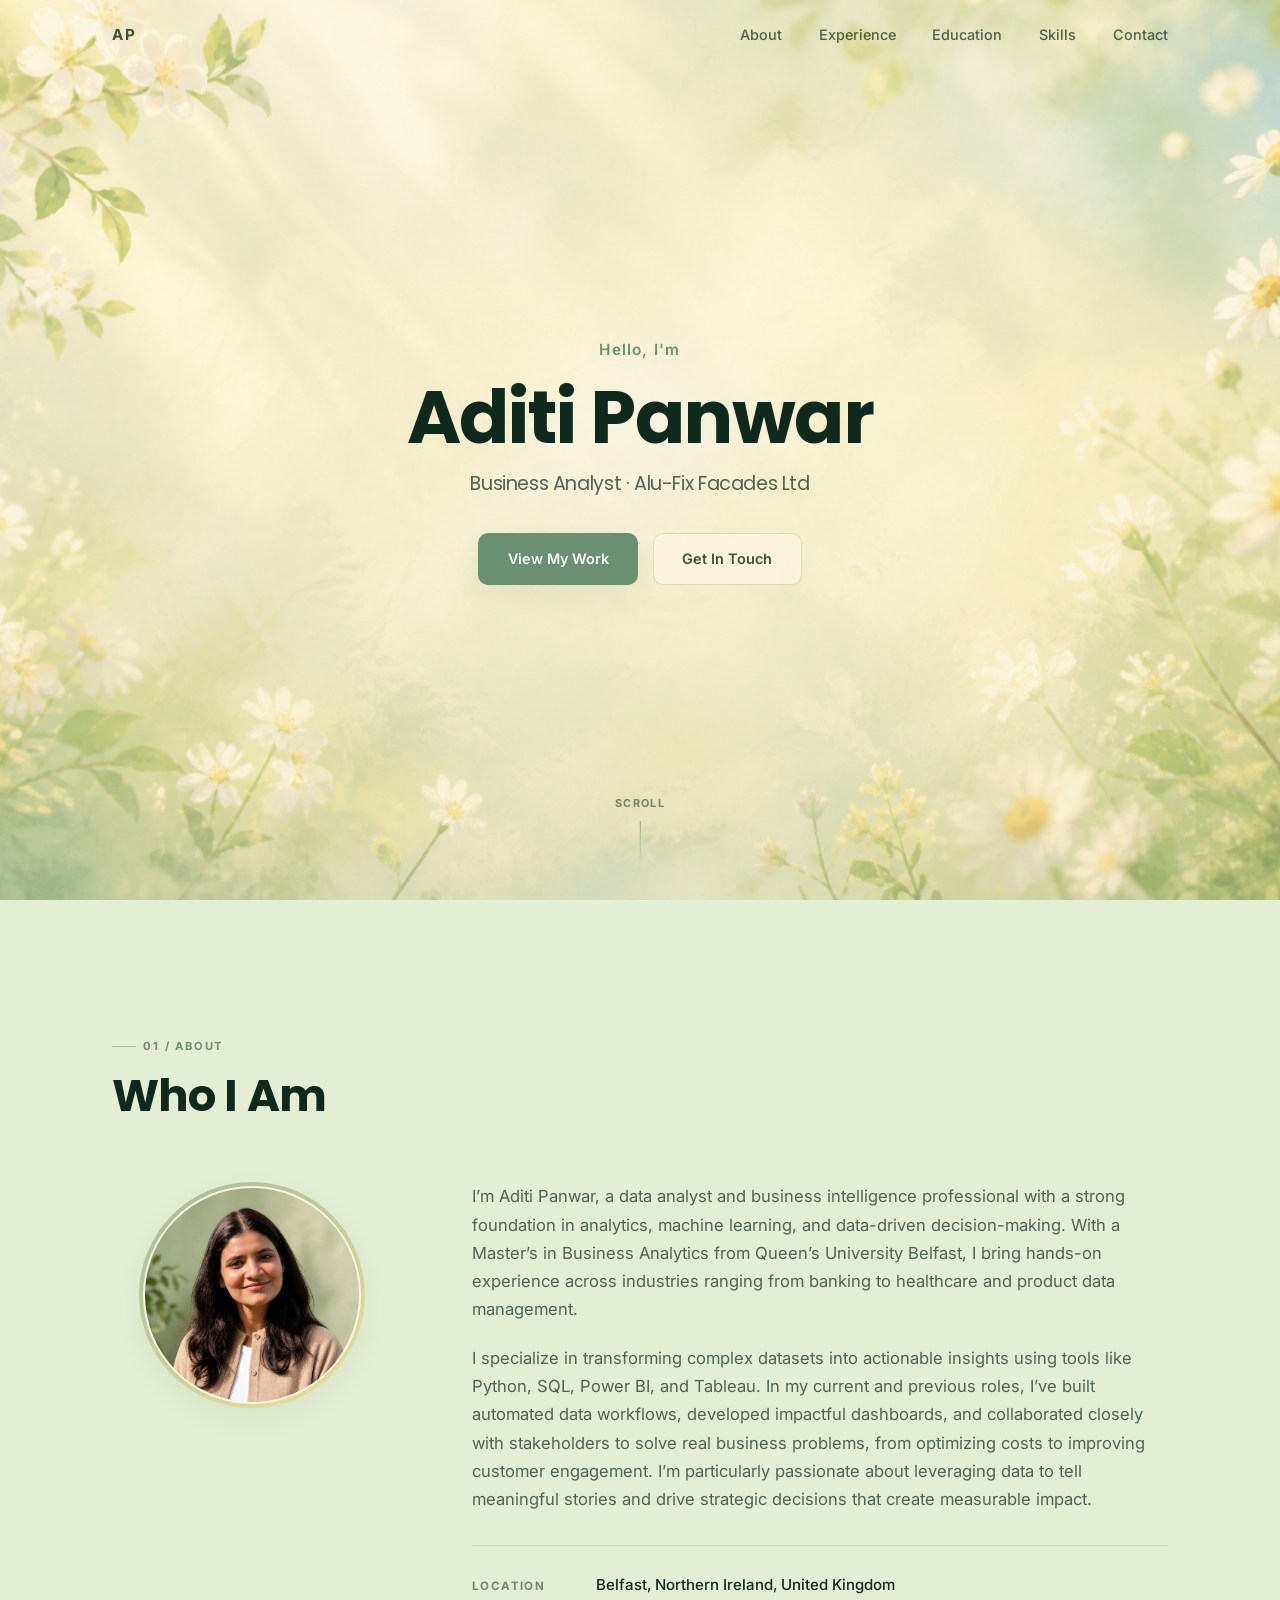
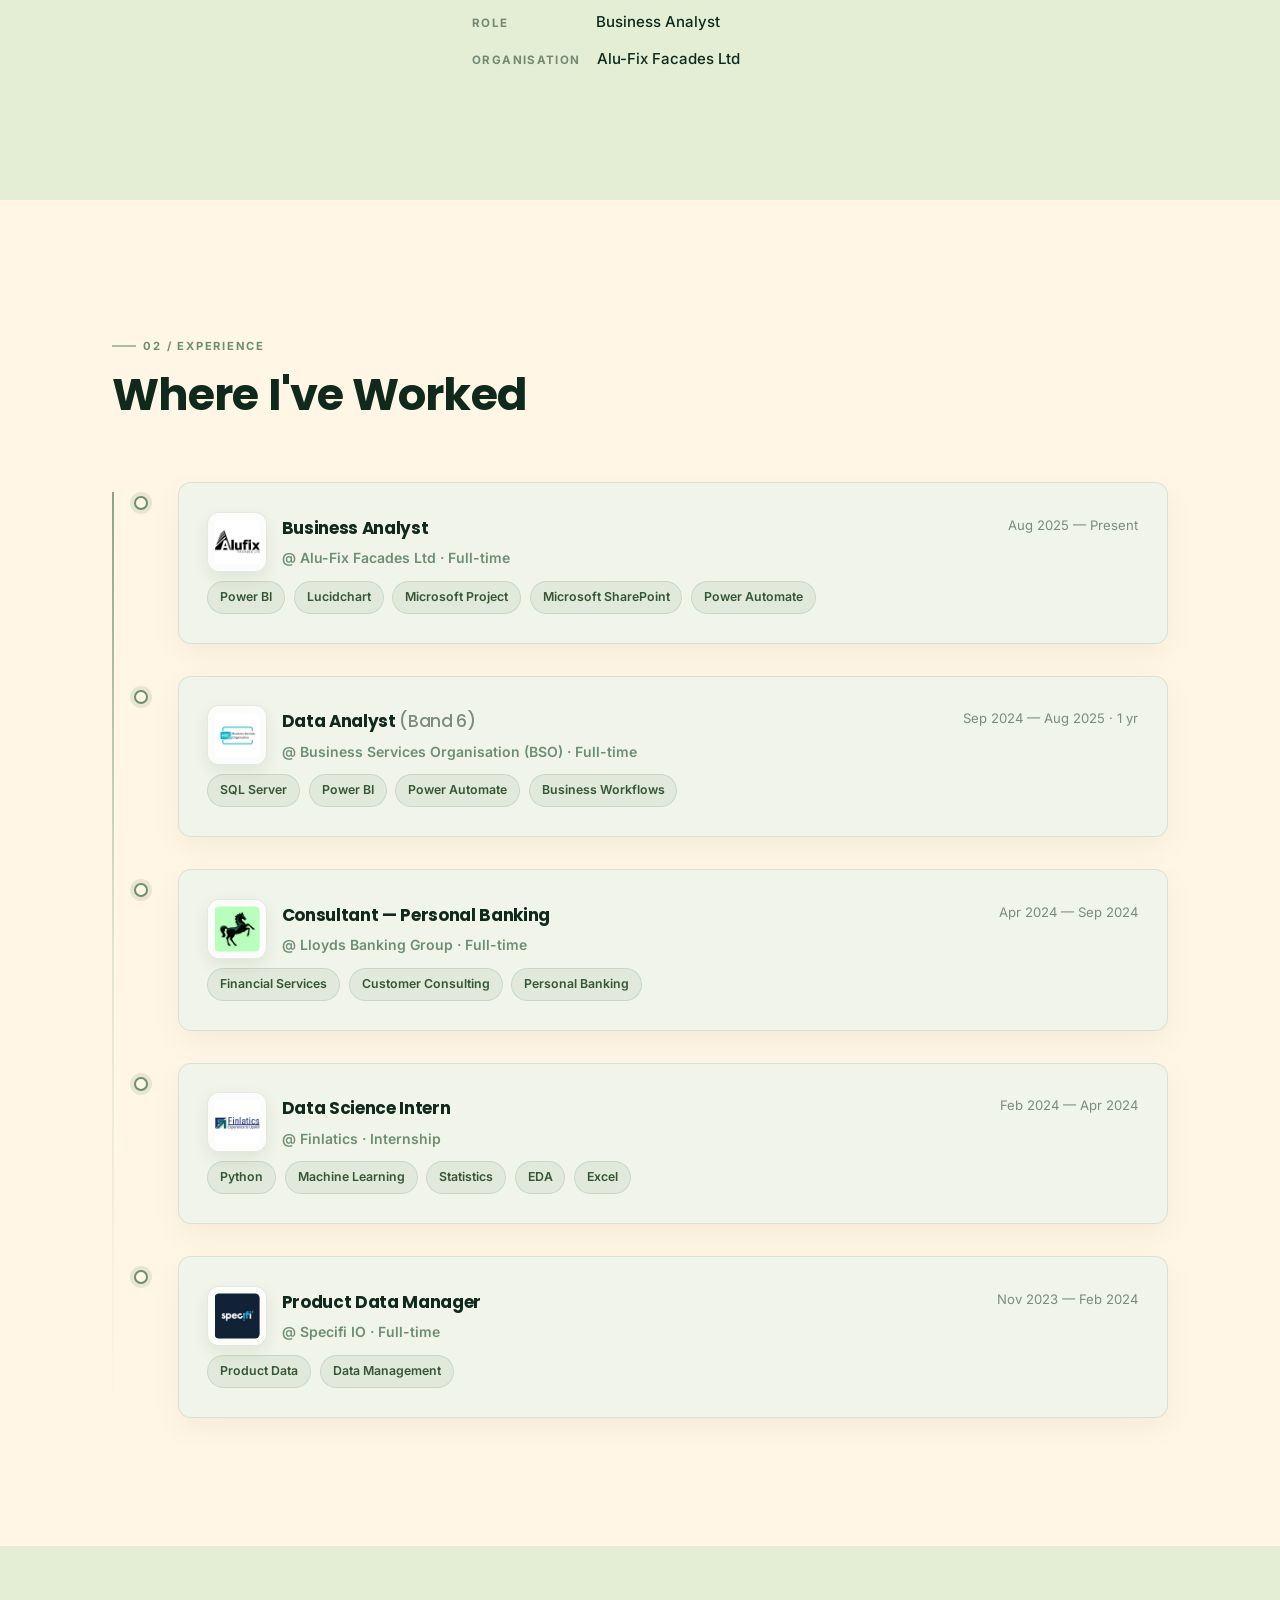
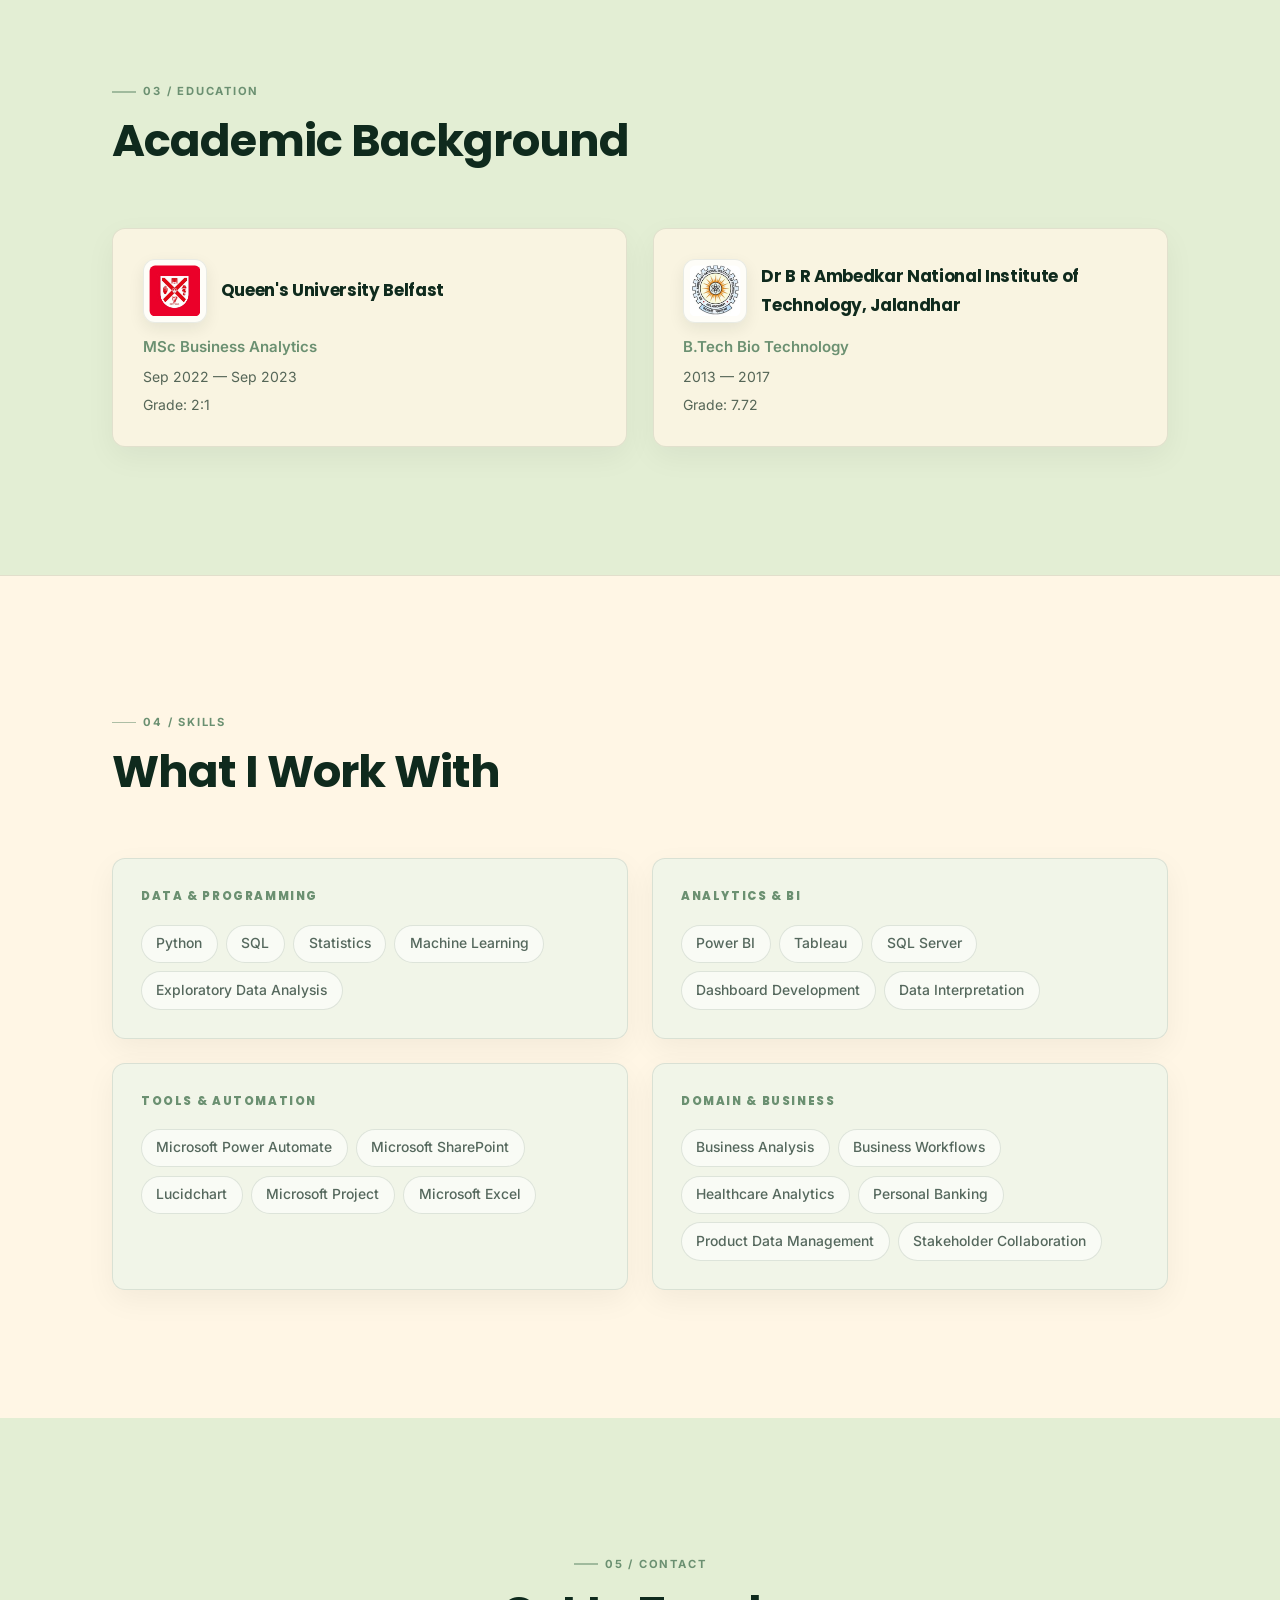
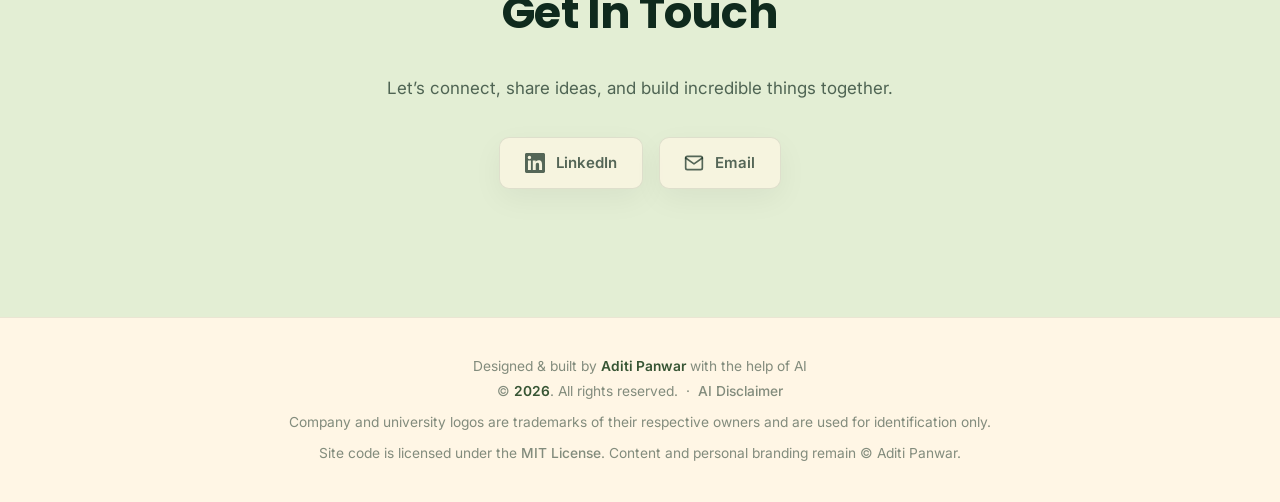
<file: index.html>
<!DOCTYPE html>
<html lang="en">
<head>
  <meta charset="UTF-8" />
  <meta name="viewport" content="width=device-width, initial-scale=1.0" />
  <title>Aditi Panwar — Business Analyst</title>
  <meta name="description" content="Personal portfolio of Aditi Panwar, a business analyst." />

  <!-- Fonts: Poppins (headings) + Inter (body) -->
  <link rel="preconnect" href="https://fonts.googleapis.com" />
  <link rel="preconnect" href="https://fonts.gstatic.com" crossorigin />
  <link href="https://fonts.googleapis.com/css2?family=Inter:wght@400;500;600;700&family=Poppins:wght@500;600;700&display=swap" rel="stylesheet" />

  <link rel="stylesheet" href="style.css" />
</head>
<body>

  <!-- ============================================================
       NAVIGATION
  ============================================================ -->
  <nav id="navbar" aria-label="Primary navigation">
    <div class="nav-container">
      <a href="#home" class="nav-logo" aria-label="Home"><span data-var="initials"></span></a>

      <ul class="nav-links" id="nav-links" role="list">
        <li><a href="#about">About</a></li>
        <li><a href="#experience">Experience</a></li>
        <li><a href="#education">Education</a></li>
        <li><a href="#skills">Skills</a></li>
        <li><a href="#contact">Contact</a></li>
      </ul>

      <button class="nav-toggle" id="nav-toggle" aria-label="Toggle navigation menu" aria-expanded="false">
        <span></span>
        <span></span>
        <span></span>
      </button>
    </div>
  </nav>

  <!-- ============================================================
       HERO
  ============================================================ -->
  <section id="home" class="hero">
    <!-- Subtle floral atmosphere -->
    <div class="hero-bloom" aria-hidden="true"></div>
    <div class="hero-overlay" aria-hidden="true"></div>

    <div class="hero-content">
      <p class="hero-greeting">Hello, I'm</p>
      <h2 class="hero-name"><span data-var="name"></span></h2>
      <h3 class="hero-title"><span data-var="role"></span> · <span data-var="org"></span></h3>
      <div class="hero-actions">
        <a href="#experience" class="btn btn-primary">View My Work</a>
        <a href="#contact" class="btn btn-outline">Get In Touch</a>
      </div>
    </div>

    <!-- Animated scroll cue -->
    <div class="scroll-cue" aria-hidden="true">
      <span>Scroll</span>
      <div class="scroll-line"></div>
    </div>
  </section>

  <!-- ============================================================
       ABOUT
  ============================================================ -->
  <section id="about" class="about">
    <div class="container">
      <header class="section-header reveal">
        <span class="section-label">01 / About</span>
        <h2 class="section-title">Who I Am</h2>
      </header>

      <div class="about-layout">
        <!-- Avatar -->
        <div class="about-avatar reveal">
          <div class="avatar-ring">
            <div class="avatar-inner">
              <div class="avatar-photo-wrap" data-protected-media>
                <img
                  src="public/aditi_photo.png"
                  alt="Portrait of Aditi Panwar"
                  class="avatar-photo"
                  loading="lazy"
                  draggable="false"
                  oncontextmenu="return false"
                />
              </div>
            </div>
          </div>
        </div>

        <!-- Text -->
        <div class="about-text reveal">
          <p>
            I’m Aditi Panwar, a data analyst and business intelligence professional with a strong foundation in analytics, machine learning, and data-driven decision-making. With a Master’s in Business Analytics from Queen’s University Belfast, I bring hands-on experience across industries ranging from banking to healthcare and product data management.
          </p>
          <p>
            I specialize in transforming complex datasets into actionable insights using tools like Python, SQL, Power BI, and Tableau. In my current and previous roles, I’ve built automated data workflows, developed impactful dashboards, and collaborated closely with stakeholders to solve real business problems, from optimizing costs to improving customer engagement. I’m particularly passionate about leveraging data to tell meaningful stories and drive strategic decisions that create measurable impact.
          </p>

          <dl class="about-details">
            <div class="detail-row">
              <dt>Location</dt>
              <dd><span data-var="location"></span></dd>
            </div>
            <div class="detail-row">
              <dt>Role</dt>
              <dd><span data-var="role"></span></dd>
            </div>
            <div class="detail-row">
              <dt>Organisation</dt>
              <dd><span data-var="org"></span></dd>
            </div>
          </dl>
        </div>
      </div>
    </div>
  </section>

  <!-- ============================================================
       EXPERIENCE
  ============================================================ -->
  <section id="experience" class="experience">
    <div class="container">
      <header class="section-header reveal">
        <span class="section-label">02 / Experience</span>
        <h2 class="section-title">Where I've Worked</h2>
      </header>

      <ol class="timeline" role="list">

        <!-- Job 1 — Alu-Fix Facades -->
        <li class="timeline-item">
          <div class="timeline-dot" aria-hidden="true"></div>
          <article class="timeline-card">
            <div class="timeline-meta">
              <div class="timeline-company-row">
                <img
                  src="public/alu_fix_uk_ltd_logo.jpeg"
                  alt="Alu-Fix Facades Ltd logo"
                  class="timeline-logo"
                  loading="lazy"
                />
                <div>
                  <h3 class="timeline-role">Business Analyst</h3>
                  <span class="timeline-company">@ Alu-Fix Facades Ltd · Full-time</span>
                </div>
              </div>
              <time class="timeline-period">Aug 2025 — Present</time>
            </div>
            <div class="tag-row">
              <span class="tag">Power BI</span>
              <span class="tag">Lucidchart</span>
              <span class="tag">Microsoft Project</span>
              <span class="tag">Microsoft SharePoint</span>
              <span class="tag">Power Automate</span>
            </div>
          </article>
        </li>

        <!-- Job 2 — BSO -->
        <li class="timeline-item">
          <div class="timeline-dot" aria-hidden="true"></div>
          <article class="timeline-card">
            <div class="timeline-meta">
              <div class="timeline-company-row">
                <img
                  src="public/bso_logo.jpeg"
                  alt="Business Services Organisation logo"
                  class="timeline-logo"
                  loading="lazy"
                />
                <div>
                  <h3 class="timeline-role">Data Analyst <span style="font-weight:500;color:var(--text-muted)">(Band 6)</span></h3>
                  <span class="timeline-company">@ Business Services Organisation (BSO) · Full-time</span>
                </div>
              </div>
              <time class="timeline-period">Sep 2024 — Aug 2025 · 1 yr</time>
            </div>
            <div class="tag-row">
              <span class="tag">SQL Server</span>
              <span class="tag">Power BI</span>
              <span class="tag">Power Automate</span>
              <span class="tag">Business Workflows</span>
            </div>
          </article>
        </li>

        <!-- Job 3 — Lloyds Banking Group -->
        <li class="timeline-item">
          <div class="timeline-dot" aria-hidden="true"></div>
          <article class="timeline-card">
            <div class="timeline-meta">
              <div class="timeline-company-row">
                <img
                  src="public/lloyds_banking_group_logo.jpeg"
                  alt="Lloyds Banking Group logo"
                  class="timeline-logo"
                  loading="lazy"
                />
                <div>
                  <h3 class="timeline-role">Consultant — Personal Banking</h3>
                  <span class="timeline-company">@ Lloyds Banking Group · Full-time</span>
                </div>
              </div>
              <time class="timeline-period">Apr 2024 — Sep 2024</time>
            </div>
            <div class="tag-row">
              <span class="tag">Financial Services</span>
              <span class="tag">Customer Consulting</span>
              <span class="tag">Personal Banking</span>
            </div>
          </article>
        </li>

        <!-- Job 4 — Finlatics -->
        <li class="timeline-item">
          <div class="timeline-dot" aria-hidden="true"></div>
          <article class="timeline-card">
            <div class="timeline-meta">
              <div class="timeline-company-row">
                <img
                  src="public/fincrux_enabling_insights_logo.jpeg"
                  alt="Finlatics logo"
                  class="timeline-logo"
                  loading="lazy"
                />
                <div>
                  <h3 class="timeline-role">Data Science Intern</h3>
                  <span class="timeline-company">@ Finlatics · Internship</span>
                </div>
              </div>
              <time class="timeline-period">Feb 2024 — Apr 2024</time>
            </div>
            <div class="tag-row">
              <span class="tag">Python</span>
              <span class="tag">Machine Learning</span>
              <span class="tag">Statistics</span>
              <span class="tag">EDA</span>
              <span class="tag">Excel</span>
            </div>
          </article>
        </li>

        <!-- Job 5 — Specifi IO -->
        <li class="timeline-item">
          <div class="timeline-dot" aria-hidden="true"></div>
          <article class="timeline-card">
            <div class="timeline-meta">
              <div class="timeline-company-row">
                <img
                  src="public/specifi_logo.jpeg"
                  alt="Specifi IO logo"
                  class="timeline-logo"
                  loading="lazy"
                />
                <div>
                  <h3 class="timeline-role">Product Data Manager</h3>
                  <span class="timeline-company">@ Specifi IO · Full-time</span>
                </div>
              </div>
              <time class="timeline-period">Nov 2023 — Feb 2024</time>
            </div>
            <div class="tag-row">
              <span class="tag">Product Data</span>
              <span class="tag">Data Management</span>
            </div>
          </article>
        </li>

      </ol>
    </div>
  </section>

  <!-- ============================================================
       EDUCATION
  ============================================================ -->
  <section id="education" class="education">
    <div class="container">
      <header class="section-header reveal">
        <span class="section-label">03 / Education</span>
        <h2 class="section-title">Academic Background</h2>
      </header>

      <div class="education-grid">
        <article class="education-card reveal">
          <div class="education-head">
            <img
              src="public/queens_university_belfast_logo.jpeg"
              alt="Queen's University Belfast logo"
              class="education-logo"
              loading="lazy"
            />
            <h3 class="education-school">Queen's University Belfast</h3>
          </div>
          <p class="education-degree">MSc Business Analytics</p>
          <p class="education-meta">Sep 2022 — Sep 2023</p>
          <p class="education-grade">Grade: 2:1</p>
        </article>

        <article class="education-card reveal">
          <div class="education-head">
            <img
              src="public/dr_b_r_ambedkar_national_institute_of_technology_jalandhar_official_logo.jpeg"
              alt="Dr B R Ambedkar National Institute of Technology, Jalandhar logo"
              class="education-logo"
              loading="lazy"
            />
            <h3 class="education-school">Dr B R Ambedkar National Institute of Technology, Jalandhar</h3>
          </div>
          <p class="education-degree">B.Tech Bio Technology</p>
          <p class="education-meta">2013 — 2017</p>
          <p class="education-grade">Grade: 7.72</p>
        </article>
      </div>
    </div>
  </section>

  <!-- ============================================================
       SKILLS
  ============================================================ -->
  <section id="skills" class="skills">
    <div class="container">
      <header class="section-header reveal">
        <span class="section-label">04 / Skills</span>
        <h2 class="section-title">What I Work With</h2>
      </header>

      <div class="skills-grid">

        <div class="skill-card reveal">
          <h3 class="skill-category">Data &amp; Programming</h3>
          <div class="skill-tags">
            <span class="skill-tag">Python</span>
            <span class="skill-tag">SQL</span>
            <span class="skill-tag">Statistics</span>
            <span class="skill-tag">Machine Learning</span>
            <span class="skill-tag">Exploratory Data Analysis</span>
          </div>
        </div>

        <div class="skill-card reveal">
          <h3 class="skill-category">Analytics &amp; BI</h3>
          <div class="skill-tags">
            <span class="skill-tag">Power BI</span>
            <span class="skill-tag">Tableau</span>
            <span class="skill-tag">SQL Server</span>
            <span class="skill-tag">Dashboard Development</span>
            <span class="skill-tag">Data Interpretation</span>
          </div>
        </div>

        <div class="skill-card reveal">
          <h3 class="skill-category">Tools &amp; Automation</h3>
          <div class="skill-tags">
            <span class="skill-tag">Microsoft Power Automate</span>
            <span class="skill-tag">Microsoft SharePoint</span>
            <span class="skill-tag">Lucidchart</span>
            <span class="skill-tag">Microsoft Project</span>
            <span class="skill-tag">Microsoft Excel</span>
          </div>
        </div>

        <div class="skill-card reveal">
          <h3 class="skill-category">Domain &amp; Business</h3>
          <div class="skill-tags">
            <span class="skill-tag">Business Analysis</span>
            <span class="skill-tag">Business Workflows</span>
            <span class="skill-tag">Healthcare Analytics</span>
            <span class="skill-tag">Personal Banking</span>
            <span class="skill-tag">Product Data Management</span>
            <span class="skill-tag">Stakeholder Collaboration</span>
          </div>
        </div>

      </div>
    </div>
  </section>

  <!-- ============================================================
       CONTACT
  ============================================================ -->
  <section id="contact" class="contact">
    <div class="container">
      <header class="section-header reveal">
        <span class="section-label">05 / Contact</span>
        <h2 class="section-title">Get In Touch</h2>
      </header>

      <div class="contact-body">
        <p class="contact-intro reveal">
          Let’s connect, share ideas, and build incredible things together.
        </p>

        <div class="contact-links reveal">

          <!-- LinkedIn -->
          <a href="https://www.linkedin.com/in/aditipanwar10/" class="contact-link" target="_blank" rel="noopener noreferrer" aria-label="LinkedIn profile">
            <svg xmlns="http://www.w3.org/2000/svg" viewBox="0 0 24 24" fill="currentColor" width="20" height="20" aria-hidden="true">
              <path d="M20.447 20.452h-3.554v-5.569c0-1.328-.027-3.037-1.852-3.037-1.853 0-2.136 1.445-2.136 2.939v5.667H9.351V9h3.414v1.561h.046c.477-.9 1.637-1.85 3.37-1.85 3.601 0 4.267 2.37 4.267 5.455v6.286zM5.337 7.433a2.062 2.062 0 01-2.063-2.065 2.064 2.064 0 112.063 2.065zm1.782 13.019H3.555V9h3.564v11.452zM22.225 0H1.771C.792 0 0 .774 0 1.729v20.542C0 23.227.792 24 1.771 24h20.451C23.2 24 24 23.227 24 22.271V1.729C24 .774 23.2 0 22.222 0h.003z"/>
            </svg>
            LinkedIn
          </a>

          <!-- Email -->
          <a href="#" class="contact-link" data-email-link aria-label="Send email">
            <svg xmlns="http://www.w3.org/2000/svg" viewBox="0 0 24 24" fill="none" stroke="currentColor" stroke-width="2" stroke-linecap="round" stroke-linejoin="round" width="20" height="20" aria-hidden="true">
              <rect x="2" y="4" width="20" height="16" rx="2"/>
              <polyline points="22,6 12,13 2,6"/>
            </svg>
            Email
          </a>

        </div>
      </div>
    </div>
  </section>

  <!-- ============================================================
       FOOTER
  ============================================================ -->
  <footer class="footer">
    <div class="container">
      <p>Designed &amp; built by <span>Aditi Panwar</span> with the help of AI</p>
      <p class="footer-sub">© <span id="year"></span>. All rights reserved. &nbsp;·&nbsp; <a href="ai_disclaimer.html" class="footer-disclaimer-link">AI Disclaimer</a></p>
      <p class="footer-legal">Company and university logos are trademarks of their respective owners and are used for identification only.</p>
      <p class="footer-legal">Site code is licensed under the <a href="LICENSE" class="footer-disclaimer-link">MIT License</a>. Content and personal branding remain © Aditi Panwar.</p>
    </div>
  </footer>

  <script src="script.js"></script>
</body>
</html>
</file>
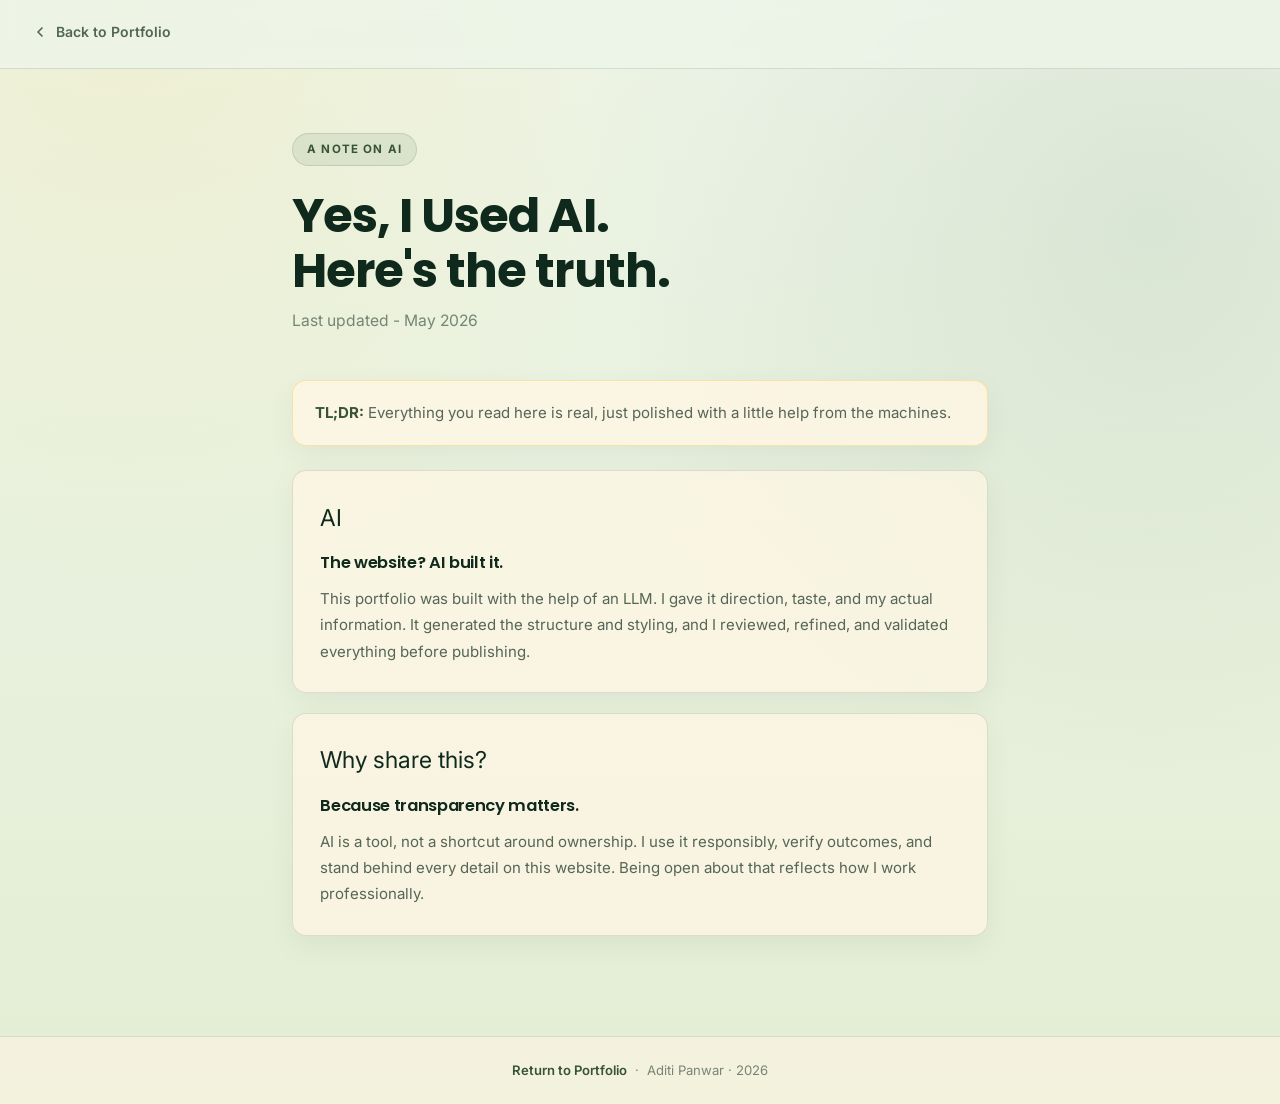
<file: ai_disclaimer.html>
<!DOCTYPE html>
<html lang="en">
<head>
  <meta charset="UTF-8" />
  <meta name="viewport" content="width=device-width, initial-scale=1.0" />
  <title>AI Disclaimer - Aditi Panwar</title>
  <meta name="description" content="AI usage disclaimer for Aditi Panwar's personal portfolio website." />
  <link rel="preconnect" href="https://fonts.googleapis.com" />
  <link rel="preconnect" href="https://fonts.gstatic.com" crossorigin />
  <link href="https://fonts.googleapis.com/css2?family=Inter:wght@400;500;600;700&family=Poppins:wght@500;600;700&display=swap" rel="stylesheet" />
  <style>
    *, *::before, *::after { box-sizing: border-box; margin: 0; padding: 0; }

    :root {
      --bg: #EEF5E9;
      --bg-sage: #E3EED4;
      --bg-cream: #FFF6E5;
      --primary: #6B9071;
      --accent: #375534;
      --warm: #F4D35E;
      --text-primary: #0F2A1D;
      --text-secondary: rgba(15, 42, 29, 0.70);
      --text-muted: rgba(15, 42, 29, 0.54);
      --border: rgba(15, 42, 29, 0.12);
      --radius: 14px;
      --shadow: 0 10px 30px rgba(0, 0, 0, 0.05);
      --ease: cubic-bezier(0.4, 0, 0.2, 1);
    }

    html { scroll-behavior: smooth; }

    body {
      font-family: 'Inter', -apple-system, BlinkMacSystemFont, 'Segoe UI', sans-serif;
      color: var(--text-primary);
      line-height: 1.7;
      min-height: 100vh;
      display: flex;
      flex-direction: column;
      background:
        radial-gradient(circle at 10% 0%, rgba(244, 211, 94, 0.16), transparent 38%),
        radial-gradient(circle at 90% 20%, rgba(107, 144, 113, 0.14), transparent 40%),
        linear-gradient(180deg, var(--bg), var(--bg-sage));
      -webkit-font-smoothing: antialiased;
    }

    h1, h2 {
      font-family: 'Poppins', 'DM Sans', -apple-system, BlinkMacSystemFont, 'Segoe UI', sans-serif;
      letter-spacing: -0.02em;
      color: var(--text-primary);
    }

    .topbar {
      padding: 1.25rem 2rem;
      border-bottom: 1px solid var(--border);
      background: rgba(238, 245, 233, 0.78);
      backdrop-filter: blur(8px);
      -webkit-backdrop-filter: blur(8px);
    }

    .back-link {
      display: inline-flex;
      align-items: center;
      gap: 0.5rem;
      font-size: 0.875rem;
      font-weight: 600;
      color: var(--text-secondary);
      text-decoration: none;
      transition: all 0.3s var(--ease);
    }

    .back-link:hover { color: var(--accent); }
    .back-link svg { transition: transform 0.3s var(--ease); }
    .back-link:hover svg { transform: translateX(-3px); }

    main {
      flex: 1;
      max-width: 760px;
      width: 100%;
      margin: 0 auto;
      padding: 4rem 2rem 5rem;
    }

    .ai-badge {
      display: inline-flex;
      align-items: center;
      gap: 0.45rem;
      padding: 0.35rem 0.88rem;
      border-radius: 999px;
      font-size: 0.72rem;
      font-weight: 700;
      letter-spacing: 0.1em;
      text-transform: uppercase;
      color: var(--accent);
      background: rgba(107, 144, 113, 0.14);
      border: 1px solid rgba(107, 144, 113, 0.24);
      margin-bottom: 1.4rem;
    }

    h1 {
      font-size: clamp(2rem, 5vw, 3rem);
      font-weight: 650;
      line-height: 1.15;
      margin-bottom: 0.6rem;
    }

    .subtitle {
      font-size: 0.98rem;
      color: var(--text-muted);
      margin-bottom: 2.8rem;
    }

    .summary {
      background: rgba(255, 246, 229, 0.82);
      border: 1px solid rgba(244, 211, 94, 0.5);
      border-radius: var(--radius);
      padding: 1.2rem 1.35rem;
      margin-bottom: 1.5rem;
      font-size: 0.94rem;
      color: var(--text-secondary);
      line-height: 1.75;
      box-shadow: var(--shadow);
    }

    .summary strong {
      color: var(--accent);
    }

    .card {
      background: rgba(255, 246, 229, 0.74);
      border: 1px solid var(--border);
      border-radius: var(--radius);
      padding: 1.7rem;
      margin-bottom: 1.25rem;
      box-shadow: var(--shadow);
      transition: all 0.3s var(--ease);
    }

    .card:hover {
      border-color: rgba(107, 144, 113, 0.34);
      transform: translateY(-2px);
    }

    .card-icon {
      font-size: 1.45rem;
      margin-bottom: 0.7rem;
    }

    .card h2 {
      font-size: 1.03rem;
      font-weight: 600;
      margin-bottom: 0.55rem;
    }

    .card p {
      font-size: 0.94rem;
      color: var(--text-secondary);
      line-height: 1.75;
    }

    footer {
      text-align: center;
      padding: 1.4rem 2rem;
      border-top: 1px solid var(--border);
      font-size: 0.82rem;
      color: var(--text-muted);
      background: rgba(255, 246, 229, 0.6);
    }

    footer a {
      color: var(--accent);
      text-decoration: none;
      font-weight: 600;
      transition: all 0.3s var(--ease);
    }

    footer a:hover {
      color: var(--primary);
      text-decoration: underline;
    }

    @media (max-width: 640px) {
      .topbar,
      main,
      footer {
        padding-left: 1.25rem;
        padding-right: 1.25rem;
      }

      main {
        padding-top: 2.7rem;
        padding-bottom: 4rem;
      }
    }
  </style>
</head>
<body>

  <div class="topbar">
    <a href="index.html" class="back-link" aria-label="Back to portfolio">
      <svg xmlns="http://www.w3.org/2000/svg" width="16" height="16" viewBox="0 0 24 24" fill="none"
           stroke="currentColor" stroke-width="2.5" stroke-linecap="round" stroke-linejoin="round" aria-hidden="true">
        <polyline points="15 18 9 12 15 6"/>
      </svg>
      Back to Portfolio
    </a>
  </div>

  <main>
    <div class="ai-badge">
      A note on AI
    </div>

    <h1>Yes, I Used AI.<br/>Here's the truth.</h1>
    <p class="subtitle">Last updated - May 2026</p>

    <div class="summary">
      <strong>TL;DR:</strong> Everything you read here is real, just polished with a little help from the machines.
    </div>

    <div class="card">
      <div class="card-icon">AI</div>
      <h2>The website? AI built it.</h2>
      <p>
        This portfolio was built with the help of an LLM. I gave it direction, taste, and my actual information.
        It generated the structure and styling, and I reviewed, refined, and validated everything before publishing.
      </p>
    </div>

    <div class="card">
      <div class="card-icon">Why share this?</div>
      <h2>Because transparency matters.</h2>
      <p>
        AI is a tool, not a shortcut around ownership. I use it responsibly, verify outcomes, and stand behind every
        detail on this website. Being open about that reflects how I work professionally.
      </p>
    </div>
  </main>

  <footer>
    <p>
      <a href="index.html">Return to Portfolio</a>
      &nbsp;·&nbsp;
      Aditi Panwar · <span id="year"></span>
    </p>
  </footer>

  <script>
    const y = document.getElementById('year');
    if (y) y.textContent = new Date().getFullYear();
  </script>

</body>
</html>
</file>
<file: style.css>
/* ============================================================
   RESET & BASE
============================================================ */
*, *::before, *::after {
  box-sizing: border-box;
  margin: 0;
  padding: 0;
}

:root {
  --bg: #EEF5E9;
  --bg-sage: #E3EED4;
  --bg-cream: #FFF6E5;
  --bg-blue-tint: rgba(214, 234, 248, 0.36);

  --primary: #6B9071;
  --accent: #375534;
  --accent-soft: rgba(55, 85, 52, 0.08);
  --accent-border: rgba(55, 85, 52, 0.16);
  --warm: #F4D35E;

  --text-primary: #0F2A1D;
  --text-secondary: rgba(15, 42, 29, 0.70);
  --text-muted: rgba(15, 42, 29, 0.52);

  --border: rgba(15, 42, 29, 0.10);
  --border-hover: rgba(15, 42, 29, 0.22);

  --shadow-soft: 0 10px 30px rgba(0, 0, 0, 0.05);
  --shadow-hover: 0 16px 36px rgba(0, 0, 0, 0.07);

  --radius: 16px;
  --radius-md: 13px;
  --radius-sm: 10px;

  --nav-h: 70px;
  --max-w: 1120px;
  --section-py: 8rem;

  --ease: cubic-bezier(0.4, 0, 0.2, 1);
  --transition: all 0.3s ease;
}

html {
  scroll-behavior: smooth;
  font-size: 16px;
}

body {
  font-family: 'Inter', -apple-system, BlinkMacSystemFont, 'Segoe UI', sans-serif;
  background: var(--bg);
  color: var(--text-primary);
  line-height: 1.7;
  overflow-x: hidden;
  -webkit-font-smoothing: antialiased;
  -moz-osx-font-smoothing: grayscale;
}

h1, h2, h3, h4, h5, h6 {
  font-family: 'Poppins', 'DM Sans', -apple-system, BlinkMacSystemFont, 'Segoe UI', sans-serif;
  letter-spacing: -0.02em;
  color: var(--text-primary);
}

a {
  text-decoration: none;
  color: inherit;
}

ul, ol { list-style: none; }
img { display: block; max-width: 100%; }

::-webkit-scrollbar { width: 6px; }
::-webkit-scrollbar-track { background: var(--bg); }
::-webkit-scrollbar-thumb {
  background: rgba(107, 144, 113, 0.65);
  border-radius: 999px;
}

.container {
  max-width: var(--max-w);
  margin: 0 auto;
  padding: 0 2rem;
}

section {
  position: relative;
  padding: var(--section-py) 0;
}

.section-header {
  margin-bottom: 3.75rem;
}

.section-label {
  display: inline-flex;
  align-items: center;
  gap: 0.45rem;
  font-size: 0.7rem;
  font-weight: 700;
  letter-spacing: 0.16em;
  text-transform: uppercase;
  color: var(--primary);
  margin-bottom: 0.8rem;
}

.section-label::before {
  content: '';
  width: 24px;
  height: 1.5px;
  background: rgba(107, 144, 113, 0.55);
}

.section-title {
  font-size: clamp(2rem, 4.8vw, 2.8rem);
  font-weight: 650;
  line-height: 1.2;
}

.btn {
  display: inline-flex;
  align-items: center;
  justify-content: center;
  gap: 0.5rem;
  padding: 0.82rem 1.8rem;
  border-radius: var(--radius-sm);
  font-size: 0.9rem;
  font-weight: 600;
  border: 1px solid transparent;
  transition: var(--transition);
  cursor: pointer;
  white-space: nowrap;
}

.btn-primary {
  background: var(--primary);
  color: #f8fbf6;
  box-shadow: var(--shadow-soft);
}

.btn-primary:hover {
  background: var(--warm);
  color: var(--accent);
  transform: translateY(-2px);
  box-shadow: var(--shadow-hover);
}

.btn-outline {
  background: rgba(255, 246, 229, 0.72);
  border-color: var(--accent-border);
  color: var(--accent);
}

.btn-outline:hover {
  background: rgba(244, 211, 94, 0.24);
  border-color: rgba(55, 85, 52, 0.3);
  transform: translateY(-2px);
}

.tag {
  display: inline-flex;
  align-items: center;
  padding: 0.32rem 0.74rem;
  border-radius: 999px;
  font-size: 0.77rem;
  font-weight: 600;
  background: rgba(107, 144, 113, 0.12);
  color: var(--accent);
  border: 1px solid rgba(107, 144, 113, 0.2);
}

.tag-row {
  display: flex;
  flex-wrap: wrap;
  gap: 0.55rem;
}

.reveal {
  opacity: 0;
  transform: translateY(24px);
  transition: opacity 0.7s var(--ease), transform 0.7s var(--ease);
}

.reveal.visible {
  opacity: 1;
  transform: translateY(0);
}

/* ============================================================
   NAVIGATION
============================================================ */
#navbar {
  position: fixed;
  inset: 0 0 auto 0;
  z-index: 900;
  height: var(--nav-h);
  border-bottom: 1px solid transparent;
  transition: var(--transition);
}

#navbar.scrolled {
  background: rgba(238, 245, 233, 0.84);
  backdrop-filter: blur(14px);
  -webkit-backdrop-filter: blur(14px);
  border-bottom-color: rgba(55, 85, 52, 0.12);
  box-shadow: 0 8px 24px rgba(15, 42, 29, 0.07);
}

.nav-container {
  max-width: var(--max-w);
  margin: 0 auto;
  padding: 0 2rem;
  height: 100%;
  display: flex;
  align-items: center;
  justify-content: space-between;
  gap: 2rem;
}

.nav-logo {
  font-size: 0.95rem;
  font-weight: 700;
  letter-spacing: 0.11em;
  color: var(--accent);
  transition: var(--transition);
}

.nav-logo:hover { color: var(--primary); }

.nav-links {
  display: flex;
  align-items: center;
  gap: 2.3rem;
}

.nav-links a {
  position: relative;
  font-size: 0.9rem;
  font-weight: 500;
  color: var(--text-secondary);
  transition: var(--transition);
}

.nav-links a::after {
  content: '';
  position: absolute;
  left: 0;
  bottom: -5px;
  width: 0;
  height: 2px;
  border-radius: 2px;
  background: linear-gradient(90deg, var(--primary), rgba(244, 211, 94, 0.9));
  transition: width 0.3s var(--ease);
}

.nav-links a:hover,
.nav-links a.active {
  color: var(--text-primary);
}

.nav-links a:hover::after,
.nav-links a.active::after {
  width: 100%;
}

.nav-toggle {
  display: none;
  flex-direction: column;
  gap: 5px;
  background: none;
  border: none;
  cursor: pointer;
  padding: 4px;
}

.nav-toggle span {
  width: 22px;
  height: 2px;
  border-radius: 2px;
  background: var(--text-secondary);
  transition: var(--transition);
}

.nav-toggle[aria-expanded="true"] span:nth-child(1) {
  transform: rotate(45deg) translate(5px, 5px);
}

.nav-toggle[aria-expanded="true"] span:nth-child(2) {
  opacity: 0;
  transform: translateX(-8px);
}

.nav-toggle[aria-expanded="true"] span:nth-child(3) {
  transform: rotate(-45deg) translate(5px, -5px);
}

/* ============================================================
   HERO
============================================================ */
.hero {
  min-height: 100vh;
  display: flex;
  align-items: center;
  justify-content: center;
  text-align: center;
  padding: calc(var(--nav-h) + 3rem) 2rem 6rem;
  overflow: hidden;
  background: var(--bg-sage);
}

.hero-bloom {
  position: absolute;
  inset: -5% -5% 0 -5%;
  background-image: url('public/background_image.png');
  background-size: cover;
  background-position: center;
  background-repeat: no-repeat;
  opacity: 1;
  filter: none;
  transform: none;
  animation: none;
  pointer-events: none;
}

.hero-overlay {
  display: none;
}

.hero-content {
  position: relative;
  z-index: 1;
  max-width: 780px;
}

.hero-greeting {
  font-size: 0.96rem;
  font-weight: 600;
  letter-spacing: 0.08em;
  color: var(--primary);
  margin-bottom: 1.1rem;
  opacity: 0;
  animation: fadeUp 0.7s var(--ease) 0.12s forwards;
}

.hero-name {
  font-size: clamp(2.4rem, 6.6vw, 4.6rem);
  font-weight: 650;
  line-height: 1.02;
  margin-bottom: 0.8rem;
  opacity: 0;
  animation: fadeUp 0.7s var(--ease) 0.34s forwards;
}

.hero-title {
  font-size: clamp(1rem, 2vw, 1.2rem);
  font-weight: 400;
  color: var(--text-secondary);
  margin-bottom: 2rem;
  opacity: 0;
  animation: fadeUp 0.7s var(--ease) 0.56s forwards;
}

.hero-actions {
  display: flex;
  justify-content: center;
  flex-wrap: wrap;
  gap: 0.9rem;
  opacity: 0;
  animation: fadeUp 0.7s var(--ease) 0.78s forwards;
}

.scroll-cue {
  position: absolute;
  left: 50%;
  bottom: 2.2rem;
  transform: translateX(-50%);
  display: flex;
  flex-direction: column;
  align-items: center;
  gap: 0.52rem;
  opacity: 0;
  animation: fadeIn 1s var(--ease) 1.4s forwards;
}

.scroll-cue span {
  font-size: 0.68rem;
  font-weight: 700;
  letter-spacing: 0.13em;
  text-transform: uppercase;
  color: var(--text-muted);
}

.scroll-line {
  width: 1.5px;
  height: 44px;
  background: linear-gradient(to bottom, rgba(107, 144, 113, 0.8), transparent);
  animation: pulseLine 2.3s ease-in-out infinite;
}

/* ============================================================
   ABOUT
============================================================ */
.about {
  background: var(--bg-sage);
}

.about-layout {
  display: grid;
  grid-template-columns: 280px 1fr;
  gap: 5rem;
  align-items: start;
}

.about-avatar {
  display: flex;
  justify-content: center;
}

.avatar-ring {
  width: 226px;
  height: 226px;
  border-radius: 50%;
  padding: 4px;
  background: linear-gradient(145deg, rgba(107, 144, 113, 0.55), rgba(244, 211, 94, 0.48));
  box-shadow: var(--shadow-soft);
}

.avatar-inner {
  width: 100%;
  height: 100%;
  border-radius: 50%;
  display: flex;
  align-items: center;
  justify-content: center;
  background: rgba(255, 246, 229, 0.82);
  border: 2px solid rgba(255, 246, 229, 0.8);
}

.avatar-photo-wrap {
  width: 100%;
  height: 100%;
  border-radius: 50%;
  overflow: hidden;
  position: relative;
}

.avatar-photo {
  width: 100%;
  height: 100%;
  object-fit: cover;
  user-select: none;
  -webkit-user-drag: none;
}

[data-protected-media],
[data-protected-media] * {
  -webkit-touch-callout: none;
  -webkit-user-select: none;
  user-select: none;
}

.about-text p {
  font-size: 1.04rem;
  color: var(--text-secondary);
  margin-bottom: 1.25rem;
}

.about-text p:last-of-type {
  margin-bottom: 0;
}

.about-details {
  margin-top: 2rem;
  padding-top: 1.6rem;
  border-top: 1px solid rgba(55, 85, 52, 0.14);
  display: flex;
  flex-direction: column;
  gap: 0.72rem;
}

.detail-row {
  display: flex;
  gap: 1rem;
  align-items: baseline;
}

.detail-row dt {
  min-width: 108px;
  font-size: 0.72rem;
  font-weight: 700;
  letter-spacing: 0.12em;
  text-transform: uppercase;
  color: var(--text-muted);
}

.detail-row dd {
  font-size: 0.94rem;
  color: var(--text-primary);
  font-weight: 500;
}

/* ============================================================
   EXPERIENCE
============================================================ */
.experience {
  background: var(--bg-cream);
}

.timeline {
  position: relative;
  padding-left: 1.8rem;
}

.timeline::before {
  content: '';
  position: absolute;
  left: 0;
  top: 10px;
  bottom: 10px;
  width: 2px;
  background: linear-gradient(to bottom, rgba(107, 144, 113, 0.8), rgba(107, 144, 113, 0.18), transparent);
}

.timeline-item {
  position: relative;
  margin-bottom: 2rem;
  padding-left: 2.3rem;
  opacity: 0;
  transform: translateX(-16px);
  transition: opacity 0.65s var(--ease), transform 0.65s var(--ease);
}

.timeline-item.visible {
  opacity: 1;
  transform: translateX(0);
}

.timeline-item:last-child {
  margin-bottom: 0;
}

.timeline-dot {
  position: absolute;
  left: -0.45rem;
  top: 14px;
  width: 14px;
  height: 14px;
  border-radius: 50%;
  border: 2px solid var(--primary);
  background: var(--bg-cream);
  box-shadow: 0 0 0 4px rgba(107, 144, 113, 0.16);
  transition: var(--transition);
}

.timeline-item:hover .timeline-dot {
  background: rgba(244, 211, 94, 0.75);
  border-color: var(--accent);
}

.timeline-card {
  background: rgba(238, 245, 233, 0.82);
  border: 1px solid var(--border);
  border-radius: var(--radius-md);
  padding: 1.8rem;
  box-shadow: var(--shadow-soft);
  transition: var(--transition);
}

.timeline-card:hover {
  border-color: var(--border-hover);
  box-shadow: var(--shadow-hover);
  transform: translateY(-2px);
}

.timeline-meta {
  display: flex;
  justify-content: space-between;
  align-items: flex-start;
  gap: 1rem;
  flex-wrap: wrap;
  margin-bottom: 0.55rem;
}

.timeline-company-row {
  display: flex;
  align-items: center;
  gap: 0.9rem;
  min-width: 0;
}

.timeline-logo {
  width: 60px;
  height: 60px;
  object-fit: contain;
  border-radius: 12px;
  background: rgba(255, 255, 255, 0.76);
  border: 1px solid rgba(55, 85, 52, 0.12);
  padding: 0.4rem;
  box-shadow: 0 6px 16px rgba(15, 42, 29, 0.08);
  flex-shrink: 0;
}

.timeline-role {
  font-size: 1.06rem;
  font-weight: 650;
}

.timeline-company {
  display: block;
  margin-top: 0.22rem;
  font-size: 0.875rem;
  color: var(--primary);
  font-weight: 600;
}

.timeline-period {
  font-size: 0.82rem;
  color: var(--text-muted);
  white-space: nowrap;
  padding-top: 2px;
}

/* ============================================================
   EDUCATION
============================================================ */
.education {
  background: var(--bg-sage);
}

.education-grid {
  display: grid;
  grid-template-columns: repeat(2, 1fr);
  gap: 1.6rem;
}

.education-card {
  background: rgba(255, 246, 229, 0.78);
  border: 1px solid var(--border);
  border-radius: var(--radius-md);
  padding: 1.85rem;
  box-shadow: var(--shadow-soft);
  transition: var(--transition);
}

.education-card:hover {
  border-color: var(--border-hover);
  box-shadow: var(--shadow-hover);
  transform: translateY(-2px);
}

.education-head {
  display: flex;
  align-items: center;
  gap: 0.88rem;
  margin-bottom: 0.72rem;
}

.education-logo {
  width: 64px;
  height: 64px;
  object-fit: contain;
  border-radius: 12px;
  padding: 0.35rem;
  background: rgba(255, 255, 255, 0.76);
  border: 1px solid rgba(55, 85, 52, 0.1);
  box-shadow: 0 6px 16px rgba(15, 42, 29, 0.08);
  flex-shrink: 0;
}

.education-school {
  font-size: 1.05rem;
  font-weight: 650;
}

.education-degree {
  font-size: 0.94rem;
  color: var(--primary);
  font-weight: 600;
  margin-bottom: 0.32rem;
}

.education-meta,
.education-grade {
  font-size: 0.875rem;
  color: var(--text-secondary);
}

.education-grade {
  margin-top: 0.25rem;
}

/* ============================================================
   SKILLS
============================================================ */
.skills {
  background: var(--bg-cream);
  border-top: 1px solid rgba(55, 85, 52, 0.14);
}

.skills-grid {
  display: grid;
  grid-template-columns: repeat(2, 1fr);
  gap: 1.5rem;
}

.skill-card {
  background: rgba(238, 245, 233, 0.78);
  border: 1px solid var(--border);
  border-radius: var(--radius-md);
  padding: 1.75rem;
  box-shadow: var(--shadow-soft);
  transition: var(--transition);
}

.skill-card:hover {
  border-color: var(--border-hover);
  box-shadow: var(--shadow-hover);
  transform: translateY(-2px);
}

.skill-category {
  font-size: 0.72rem;
  font-weight: 800;
  letter-spacing: 0.14em;
  text-transform: uppercase;
  color: var(--primary);
  margin-bottom: 1.1rem;
}

.skill-tags {
  display: flex;
  flex-wrap: wrap;
  gap: 0.52rem;
}

.skill-tag {
  display: inline-flex;
  align-items: center;
  padding: 0.4rem 0.9rem;
  border-radius: 999px;
  font-size: 0.87rem;
  font-weight: 500;
  color: var(--text-secondary);
  background: rgba(255, 255, 255, 0.58);
  border: 1px solid rgba(55, 85, 52, 0.14);
  transition: var(--transition);
  cursor: default;
}

.skill-tag:hover {
  color: var(--accent);
  background: rgba(244, 211, 94, 0.2);
  border-color: rgba(244, 211, 94, 0.42);
}

/* ============================================================
   CONTACT
============================================================ */
.contact {
  background: var(--bg-sage);
  text-align: center;
}

.contact .section-header {
  margin-bottom: 2.15rem;
}

.contact-body {
  max-width: 620px;
  margin: 0 auto;
}

.contact-intro {
  font-size: 1.06rem;
  color: var(--text-secondary);
  margin-bottom: 2.1rem;
}

.contact-links {
  display: flex;
  justify-content: center;
  gap: 1rem;
  flex-wrap: wrap;
}

.contact-link {
  display: inline-flex;
  align-items: center;
  gap: 0.66rem;
  padding: 0.78rem 1.55rem;
  border-radius: var(--radius-sm);
  font-size: 0.94rem;
  font-weight: 600;
  color: var(--text-secondary);
  background: rgba(255, 246, 229, 0.68);
  border: 1px solid var(--border);
  box-shadow: var(--shadow-soft);
  transition: var(--transition);
}

.contact-link:hover {
  color: var(--accent);
  background: rgba(244, 211, 94, 0.24);
  border-color: rgba(244, 211, 94, 0.4);
  transform: translateY(-2px);
}

.contact-link svg {
  transition: var(--transition);
}

.contact-link:hover svg {
  transform: scale(1.1);
}

/* ============================================================
   FOOTER
============================================================ */
.footer {
  background: var(--bg-cream);
  border-top: 1px solid rgba(55, 85, 52, 0.1);
  text-align: center;
  padding: 2.2rem 0;
}

.footer p {
  font-size: 0.86rem;
  color: var(--text-muted);
  line-height: 1.85;
}

.footer span {
  color: var(--accent);
  font-weight: 600;
}

.footer-sub {
  font-size: 0.81rem;
}

.footer-legal {
  font-size: 0.75rem;
  margin-top: 0.35rem;
}

.footer-disclaimer-link {
  color: var(--text-muted);
  font-weight: 500;
  transition: var(--transition);
}

.footer-disclaimer-link:hover {
  color: var(--accent);
}

/* ============================================================
   MOTION
============================================================ */
@keyframes fadeUp {
  from {
    opacity: 0;
    transform: translateY(24px);
  }
  to {
    opacity: 1;
    transform: translateY(0);
  }
}

@keyframes fadeIn {
  from {
    opacity: 0;
  }
  to {
    opacity: 1;
  }
}

@keyframes pulseLine {
  0%, 100% {
    opacity: 1;
    transform: scaleY(1);
  }
  50% {
    opacity: 0.4;
    transform: scaleY(0.76);
  }
}

@keyframes bloomFloat {
  0% {
    transform: scale(1.04) translate3d(0, 0, 0);
  }
  50% {
    transform: scale(1.05) translate3d(0, -10px, 0);
  }
  100% {
    transform: scale(1.06) translate3d(8px, -4px, 0);
  }
}

/* ============================================================
   RESPONSIVE
============================================================ */
@media (max-width: 960px) {
  :root {
    --section-py: 6rem;
  }

  .about-layout {
    grid-template-columns: 1fr;
    gap: 2.8rem;
  }

  .about-avatar {
    order: -1;
  }

  .avatar-ring {
    width: 176px;
    height: 176px;
  }

  .skills-grid,
  .education-grid {
    grid-template-columns: 1fr;
  }
}

@media (max-width: 768px) {
  :root {
    --section-py: 5rem;
  }

  .container,
  .nav-container {
    padding: 0 1.25rem;
  }

  .nav-links {
    display: none;
    position: fixed;
    top: var(--nav-h);
    left: 0;
    right: 0;
    flex-direction: column;
    gap: 1.3rem;
    padding: 1.8rem 1.25rem 2rem;
    background: rgba(238, 245, 233, 0.95);
    backdrop-filter: blur(16px);
    -webkit-backdrop-filter: blur(16px);
    border-bottom: 1px solid rgba(55, 85, 52, 0.12);
  }

  .nav-links.open {
    display: flex;
  }

  .nav-links a {
    font-size: 1.02rem;
  }

  .nav-toggle {
    display: flex;
  }

  .hero {
    padding: calc(var(--nav-h) + 2.5rem) 1.25rem 4.8rem;
  }

  .hero-bloom {
    background-position: center;
  }

  .hero-name {
    font-size: clamp(2.05rem, 10.6vw, 3.2rem);
  }

  .hero-actions {
    flex-direction: column;
    align-items: center;
  }

  .btn {
    width: min(280px, 100%);
  }

  .timeline {
    padding-left: 1.2rem;
  }

  .timeline-item {
    padding-left: 1.75rem;
  }

  .timeline-meta {
    flex-direction: column;
    gap: 0.35rem;
  }

  .timeline-logo {
    width: 52px;
    height: 52px;
  }

  .contact-links {
    flex-direction: column;
    align-items: center;
  }
}
</file>
